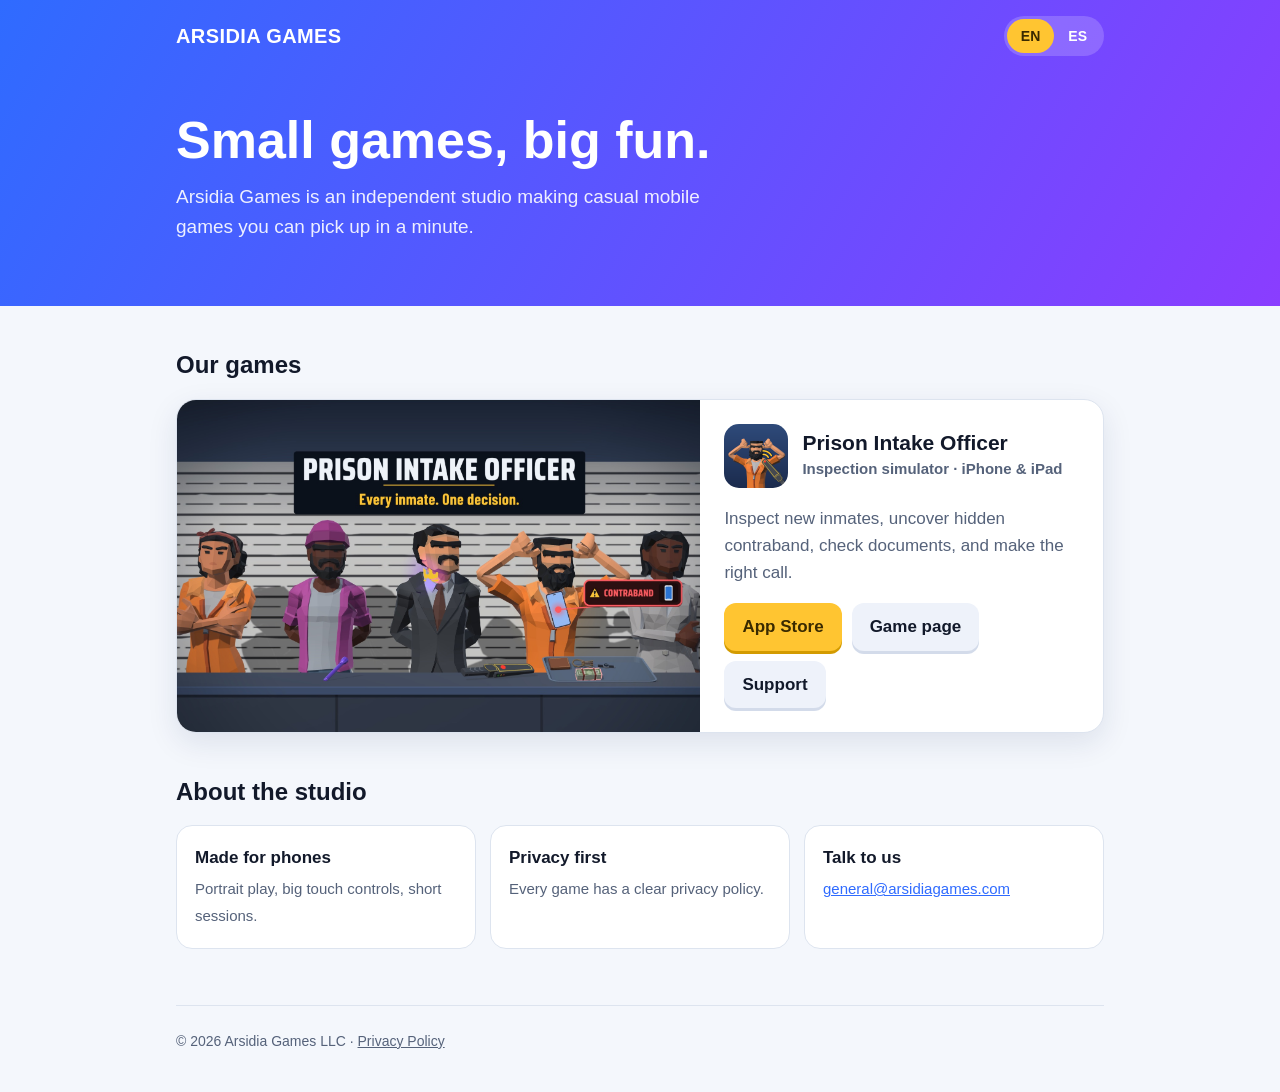
<file: index.html>
<!doctype html>
<html lang="en">
<head>
<meta charset="utf-8">
<meta name="viewport" content="width=device-width, initial-scale=1">
<title>Arsidia Games</title>
<meta name="description" content="Arsidia Games is an independent studio making casual mobile games for iPhone, iPad and Android.">
<meta property="og:title" content="Arsidia Games">
<meta property="og:description" content="Independent studio making casual mobile games.">
<meta property="og:image" content="https://arsidiagames.com/prison-intake/keyart.jpg">
<link rel="icon" href="assets/favicon.png">
<link rel="apple-touch-icon" href="assets/apple-touch-icon.png">
<style>
  :root {
    --bg: #f4f7fc; --panel: #ffffff; --line: #dde4ef; --text: #12192a; --muted: #55627a;
    --band1: #2f6bff; --band2: #8a3dff; --gold: #ffc531; --gold-ink: #3a2a00;
  }
  * { box-sizing: border-box; }
  html { -webkit-text-size-adjust: 100%; }
  body { margin: 0; background: var(--bg); color: var(--text);
    font: 17px/1.6 -apple-system, BlinkMacSystemFont, "Segoe UI", Roboto, "Helvetica Neue", Arial, sans-serif; }
  a { color: var(--band1); }
  .wrap { max-width: 960px; margin: 0 auto; padding: 0 16px; }

  header { background: linear-gradient(120deg, var(--band1), var(--band2)); color: #fff; }
  .bar { display: flex; align-items: center; gap: 12px; padding: 16px 0; }
  .bar .brand { font-weight: 900; font-size: 20px; letter-spacing: .02em; color: #fff; text-decoration: none; }
  .lang { margin-left: auto; display: flex; background: rgba(255,255,255,.18); border-radius: 999px; padding: 3px; }
  .lang button { border: 0; background: transparent; color: #fff; font: inherit; font-size: 14px; font-weight: 700;
    padding: 6px 14px; border-radius: 999px; cursor: pointer; }
  .lang button[aria-pressed="true"] { background: var(--gold); color: var(--gold-ink); }
  .hero { padding: 40px 0 64px; }
  .hero h1 { font-size: clamp(32px, 6vw, 52px); line-height: 1.1; margin: 0 0 12px; font-weight: 900; }
  .hero p { font-size: 19px; margin: 0; max-width: 560px; color: rgba(255,255,255,.9); }

  main { margin-top: -36px; }
  h2 { font-size: 24px; margin: 40px 0 14px; }
  .game { background: var(--panel); border: 1px solid var(--line); border-radius: 20px; overflow: hidden;
    box-shadow: 0 10px 30px rgba(20,40,90,.10); display: grid; grid-template-columns: 1.3fr 1fr; }
  .game img.art { width: 100%; height: 100%; object-fit: cover; display: block; min-height: 220px; }
  .game .info { padding: 24px; }
  .game .head { display: flex; gap: 14px; align-items: center; }
  .game .head img { width: 64px; height: 64px; border-radius: 15px; }
  .game h3 { margin: 0; font-size: 21px; line-height: 1.2; }
  .tag { color: var(--muted); font-size: 15px; font-weight: 600; margin: 2px 0 0; }
  .game p.desc { color: var(--muted); }
  .btns { display: flex; flex-wrap: wrap; gap: 10px; margin-top: 16px; }
  .btn { display: inline-block; padding: 10px 18px; border-radius: 12px; font-weight: 800; text-decoration: none;
    background: var(--gold); color: var(--gold-ink); box-shadow: 0 3px 0 #d39b00; }
  .btn.ghost { background: #eef2fa; color: var(--text); box-shadow: 0 3px 0 #d3dbea; font-weight: 700; }
  .btn:hover { filter: brightness(1.05); }

  .about { display: grid; grid-template-columns: repeat(3, 1fr); gap: 14px; }
  .about div { background: var(--panel); border: 1px solid var(--line); border-radius: 16px; padding: 18px; }
  .about strong { display: block; margin-bottom: 4px; }
  .about span { color: var(--muted); font-size: 15px; }

  footer { margin: 56px 0 0; padding: 24px 0 40px; border-top: 1px solid var(--line); color: var(--muted); font-size: 14px; }
  footer a { color: var(--muted); }

  [data-lang="es"] .en, [data-lang="en"] .es { display: none; }

  @media (max-width: 720px) {
    .game { grid-template-columns: 1fr; }
    .about { grid-template-columns: 1fr; }
  }
  @media (prefers-color-scheme: dark) {
    :root { --bg: #0e1424; --panel: #172036; --line: #26324d; --text: #eef3fa; --muted: #a9b6c9; }
    .btn.ghost { background: #222d47; color: var(--text); box-shadow: 0 3px 0 #111a2c; }
    a { color: #8fb4ff; }
  }
</style>
</head>
<body data-lang="en">
<header>
  <div class="wrap">
    <div class="bar">
      <a class="brand" href="./">ARSIDIA GAMES</a>
      <div class="lang" role="group" aria-label="Language">
        <button type="button" data-set="en" aria-pressed="true">EN</button>
        <button type="button" data-set="es" aria-pressed="false">ES</button>
      </div>
    </div>
    <div class="hero">
      <h1 class="en">Small games, big fun.</h1>
      <h1 class="es" lang="es">Juegos pequeños, mucha diversión.</h1>
      <p class="en">Arsidia Games is an independent studio making casual mobile games you can pick up in a minute.</p>
      <p class="es" lang="es">Arsidia Games es un estudio independiente que crea juegos casuales para móvil que aprendes en un minuto.</p>
    </div>
  </div>
</header>

<main class="wrap">
  <h2 class="en">Our games</h2>
  <h2 class="es" lang="es">Nuestros juegos</h2>

  <article class="game">
    <img class="art" src="prison-intake/keyart.jpg" width="1920" height="1080" alt="Prison Intake Officer key art">
    <div class="info">
      <div class="head">
        <img src="prison-intake/icon-256.png" alt="">
        <div>
          <h3>Prison Intake Officer</h3>
          <p class="tag en">Inspection simulator · iPhone &amp; iPad</p>
          <p class="tag es" lang="es">Simulador de inspección · iPhone y iPad</p>
        </div>
      </div>
      <p class="desc en">Inspect new inmates, uncover hidden contraband, check documents, and make the right call.</p>
      <p class="desc es" lang="es">Inspecciona a cada recluso, encuentra objetos prohibidos, revisa documentos y toma la decisión correcta.</p>
      <div class="btns">
        <a class="btn en" href="https://apps.apple.com/app/prison-intake-officer/id6819776751">App Store</a>
        <a class="btn es" lang="es" href="https://apps.apple.com/app/prison-intake-officer/id6819776751">App Store</a>
        <a class="btn ghost en" href="prison-intake/">Game page</a>
        <a class="btn ghost es" lang="es" href="prison-intake/#es">Ver el juego</a>
        <a class="btn ghost en" href="prison-intake/support.html">Support</a>
        <a class="btn ghost es" lang="es" href="prison-intake/support.html#es">Ayuda</a>
      </div>
    </div>
  </article>

  <h2 class="en">About the studio</h2>
  <h2 class="es" lang="es">Sobre el estudio</h2>
  <section class="about">
    <div>
      <strong class="en">Made for phones</strong><strong class="es" lang="es">Hechos para el móvil</strong>
      <span class="en">Portrait play, big touch controls, short sessions.</span>
      <span class="es" lang="es">Pantalla vertical, controles grandes y partidas cortas.</span>
    </div>
    <div>
      <strong class="en">Privacy first</strong><strong class="es" lang="es">Tu privacidad primero</strong>
      <span class="en">Every game has a clear privacy policy.</span>
      <span class="es" lang="es">Cada juego tiene una política de privacidad clara.</span>
    </div>
    <div>
      <strong class="en">Talk to us</strong><strong class="es" lang="es">Escríbenos</strong>
      <span><a href="mailto:general@arsidiagames.com">general@arsidiagames.com</a></span>
    </div>
  </section>

  <footer>
    &copy; 2026 Arsidia Games LLC ·
    <a class="en" href="prison-intake/privacy.html">Privacy Policy</a>
    <a class="es" lang="es" href="prison-intake/privacy-es.html">Política de privacidad</a>
  </footer>
</main>

<script>
  (function () {
    var KEY = "arsidia-lang";
    function apply(lang) {
      document.body.setAttribute("data-lang", lang);
      document.documentElement.lang = lang;
      document.querySelectorAll(".lang button").forEach(function (b) {
        b.setAttribute("aria-pressed", String(b.dataset.set === lang));
      });
    }
    var saved = null;
    try { saved = localStorage.getItem(KEY); } catch (e) {}
    var nav = (navigator.language || "en").toLowerCase();
    apply(saved || (nav.indexOf("es") === 0 ? "es" : "en"));
    document.querySelectorAll(".lang button").forEach(function (b) {
      b.addEventListener("click", function () {
        apply(b.dataset.set);
        try { localStorage.setItem(KEY, b.dataset.set); } catch (e) {}
      });
    });
  })();
</script>
</body>
</html>
</file>
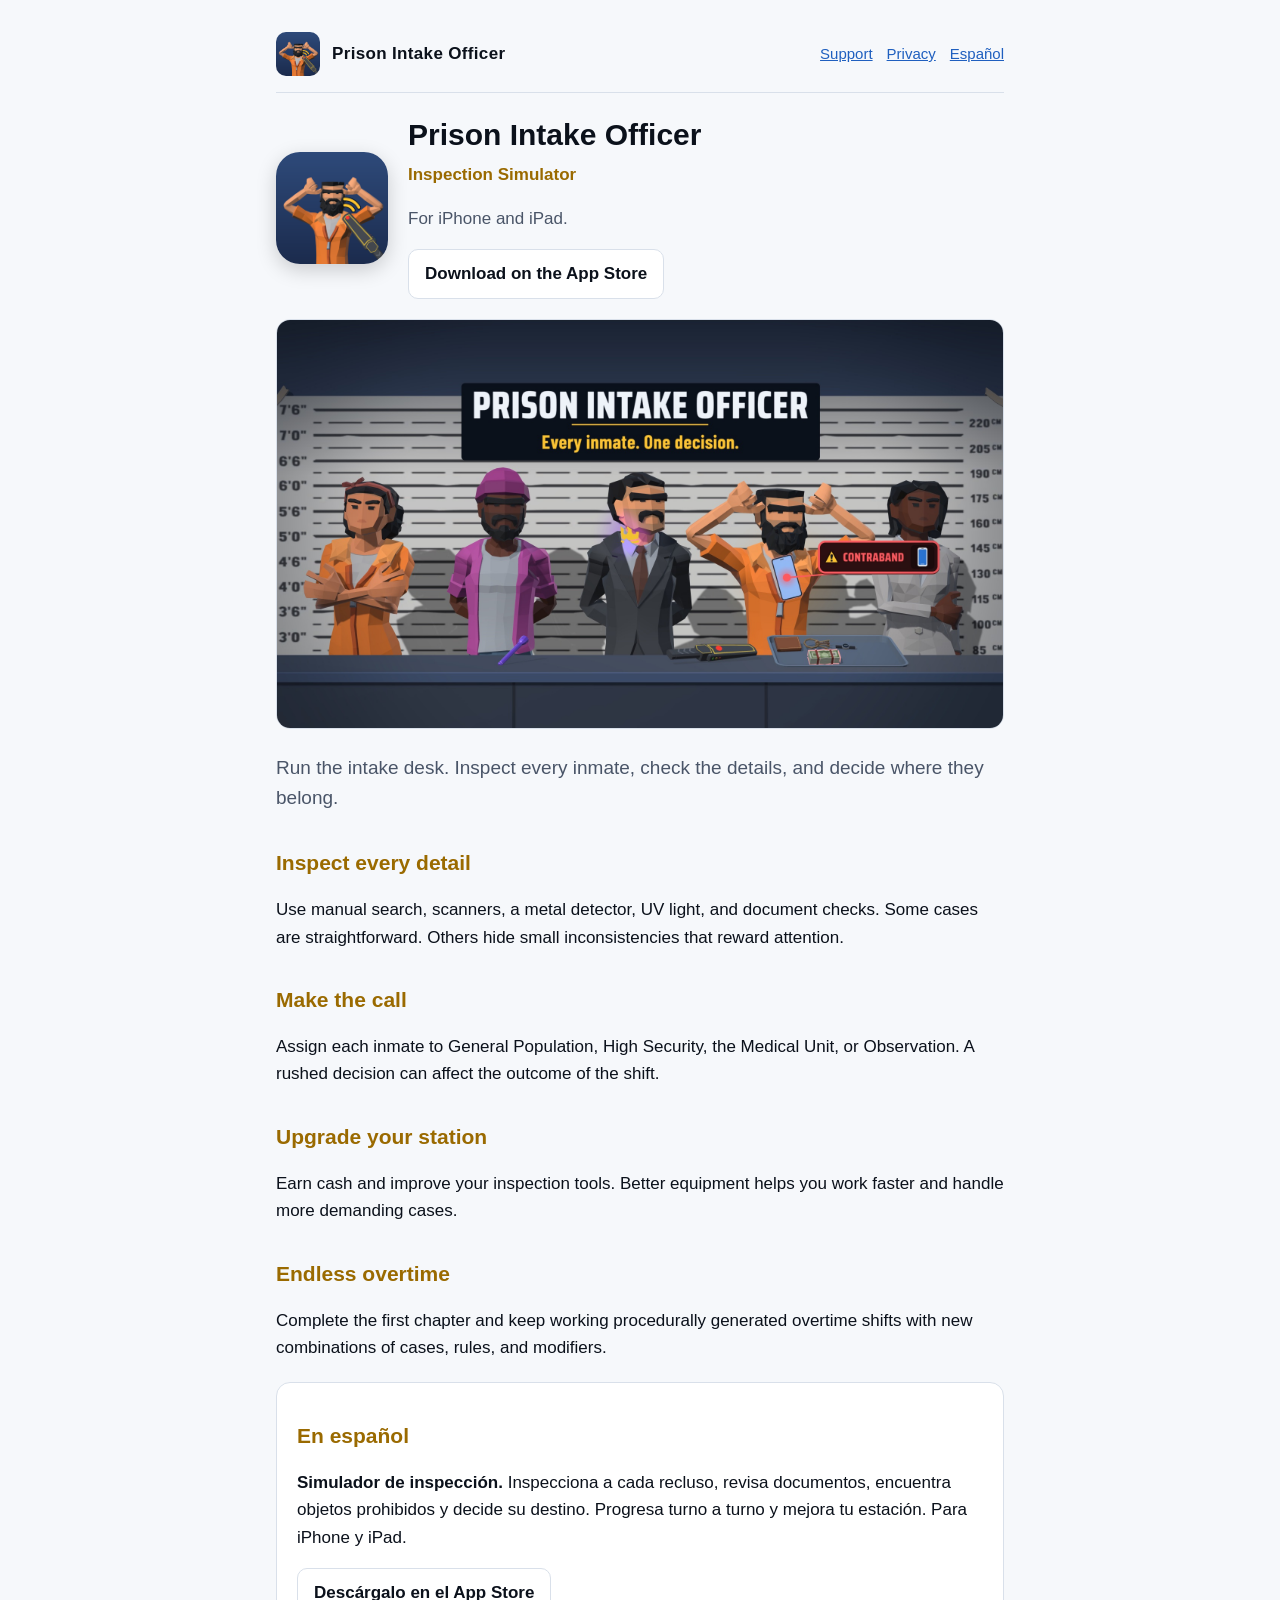
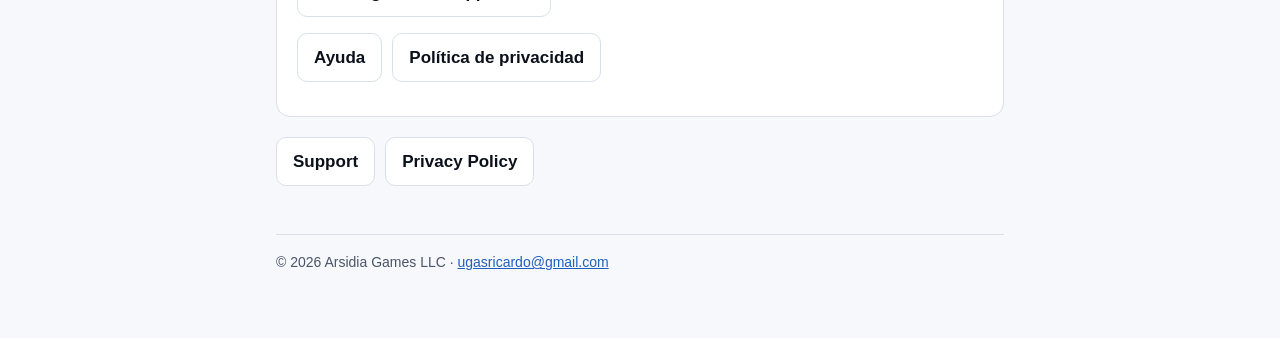
<file: prison-intake/index.html>
<!doctype html>
<html lang="en">
<head>
<meta charset="utf-8">
<meta name="viewport" content="width=device-width, initial-scale=1">
<title>Prison Intake Officer</title>
<meta name="description" content="Prison Intake Officer, an inspection simulator for iPhone and iPad by Arsidia Games LLC. Inspect new inmates, uncover hidden contraband, check documents, and make the right call.">
<meta property="og:title" content="Prison Intake Officer">
<meta property="og:description" content="Inspect new inmates, uncover hidden contraband, check documents, and make the right call.">
<meta property="og:image" content="https://picorete.github.io/arsidia-games/prison-intake/keyart.jpg">
<link rel="icon" href="../assets/favicon.png">
<link rel="apple-touch-icon" href="../assets/apple-touch-icon.png">
<link rel="stylesheet" href="../assets/site.css">
</head>
<body>
<div class="wrap">
  <div class="topbar">
    <img src="icon-256.png" alt="">
    <a class="brand" href="./">Prison Intake Officer</a>
    <nav><a href="support.html">Support</a><a href="privacy.html">Privacy</a><a href="#es">Español</a></nav>
  </div>

  <div class="hero">
    <img class="icon" src="icon-256.png" alt="Prison Intake Officer icon">
    <div>
      <h1>Prison Intake Officer</h1>
      <p class="tag">Inspection Simulator</p>
      <p class="muted">For iPhone and iPad.</p>
      <div class="links" style="margin:10px 0 0"><a href="https://apps.apple.com/app/prison-intake-officer/id6819776751">Download on the App Store</a></div>
    </div>
  </div>

  <img class="keyart" src="keyart.jpg" width="1920" height="1080" alt="Prison Intake Officer key art">

  <p class="lead">Run the intake desk. Inspect every inmate, check the details, and decide where they belong.</p>

  <h2>Inspect every detail</h2>
  <p>Use manual search, scanners, a metal detector, UV light, and document checks. Some cases are straightforward. Others hide small inconsistencies that reward attention.</p>

  <h2>Make the call</h2>
  <p>Assign each inmate to General Population, High Security, the Medical Unit, or Observation. A rushed decision can affect the outcome of the shift.</p>

  <h2>Upgrade your station</h2>
  <p>Earn cash and improve your inspection tools. Better equipment helps you work faster and handle more demanding cases.</p>

  <h2>Endless overtime</h2>
  <p>Complete the first chapter and keep working procedurally generated overtime shifts with new combinations of cases, rules, and modifiers.</p>

  <div class="card" id="es" lang="es">
    <h2>En español</h2>
    <p><strong>Simulador de inspección.</strong> Inspecciona a cada recluso, revisa documentos, encuentra objetos prohibidos y decide su destino. Progresa turno a turno y mejora tu estación. Para iPhone y iPad.</p>
    <div class="links"><a href="https://apps.apple.com/app/prison-intake-officer/id6819776751">Descárgalo en el App Store</a></div>
    <div class="links">
      <a href="support.html#es">Ayuda</a>
      <a href="privacy-es.html">Política de privacidad</a>
    </div>
  </div>

  <div class="links">
    <a href="support.html">Support</a>
    <a href="privacy.html">Privacy Policy</a>
  </div>

  <footer>&copy; 2026 Arsidia Games LLC &middot; <a href="mailto:ugasricardo@gmail.com">ugasricardo@gmail.com</a></footer>
</div>
</body>
</html>
</file>
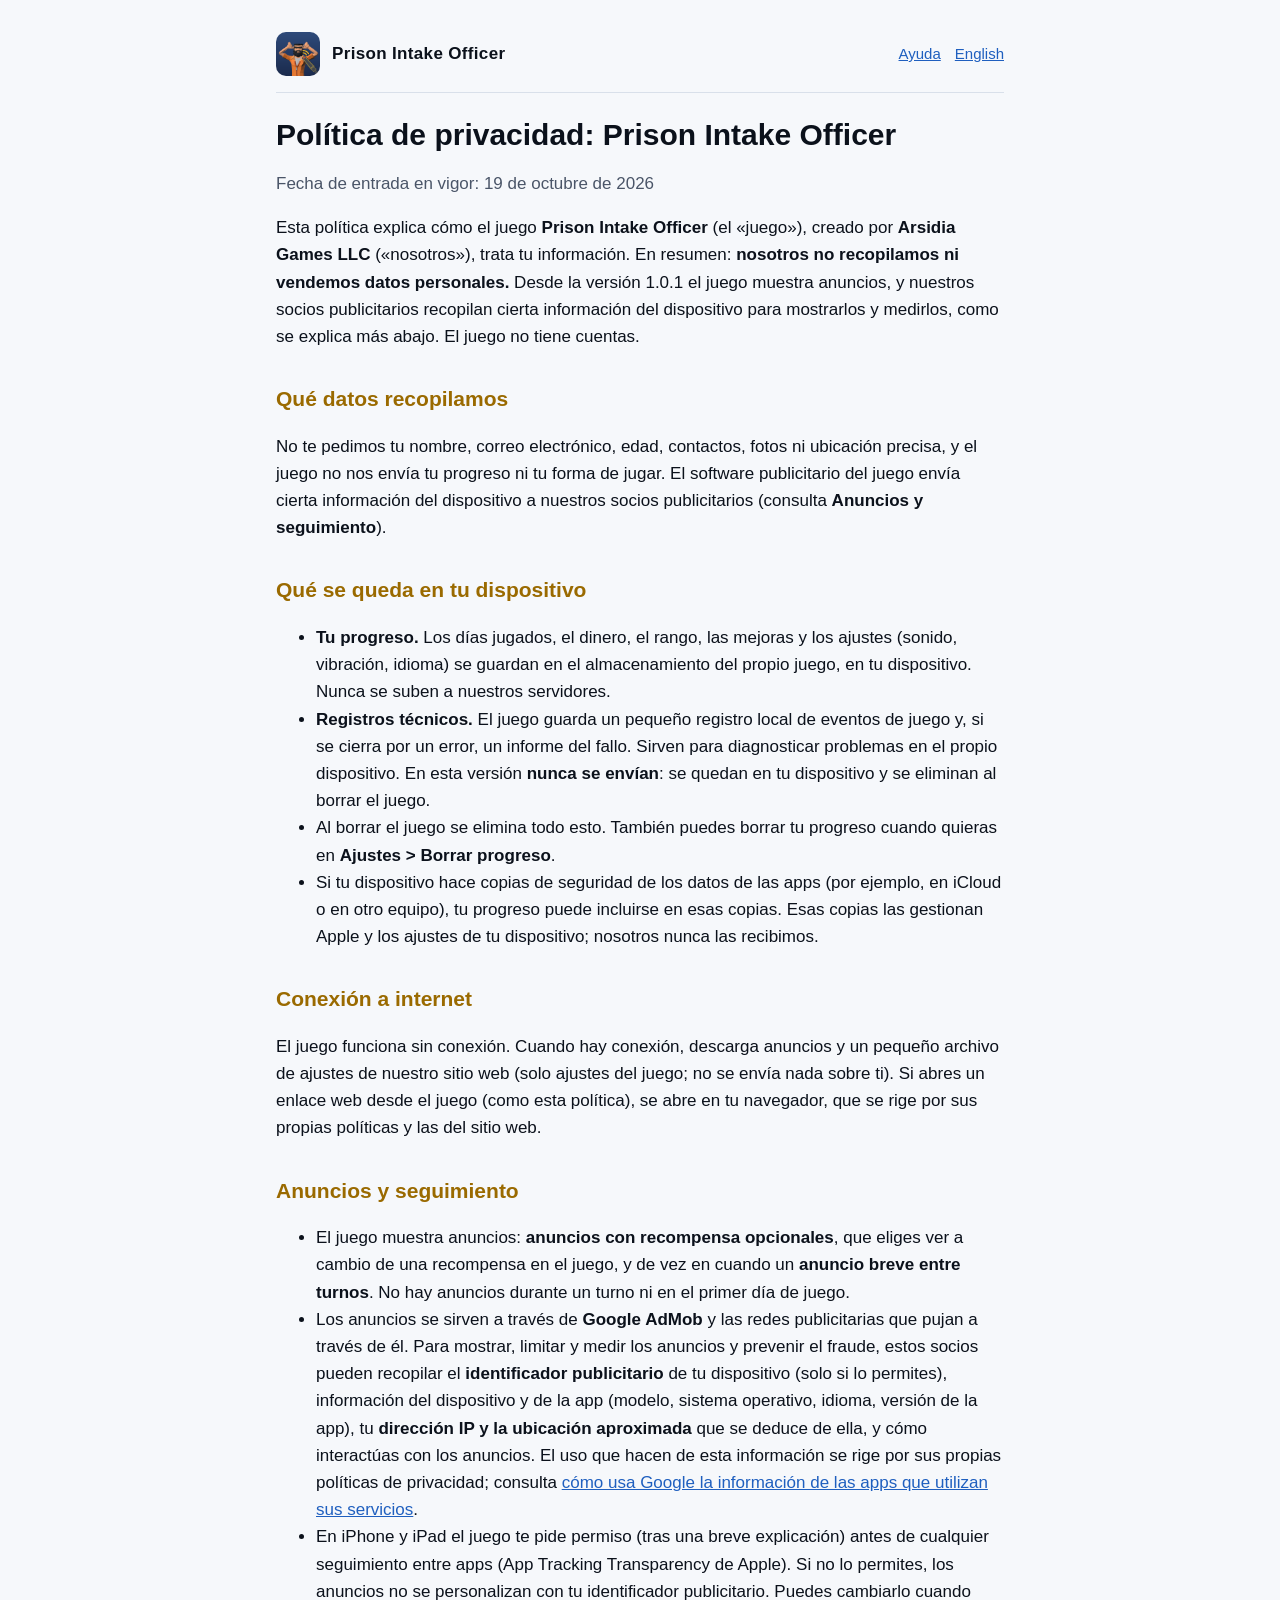
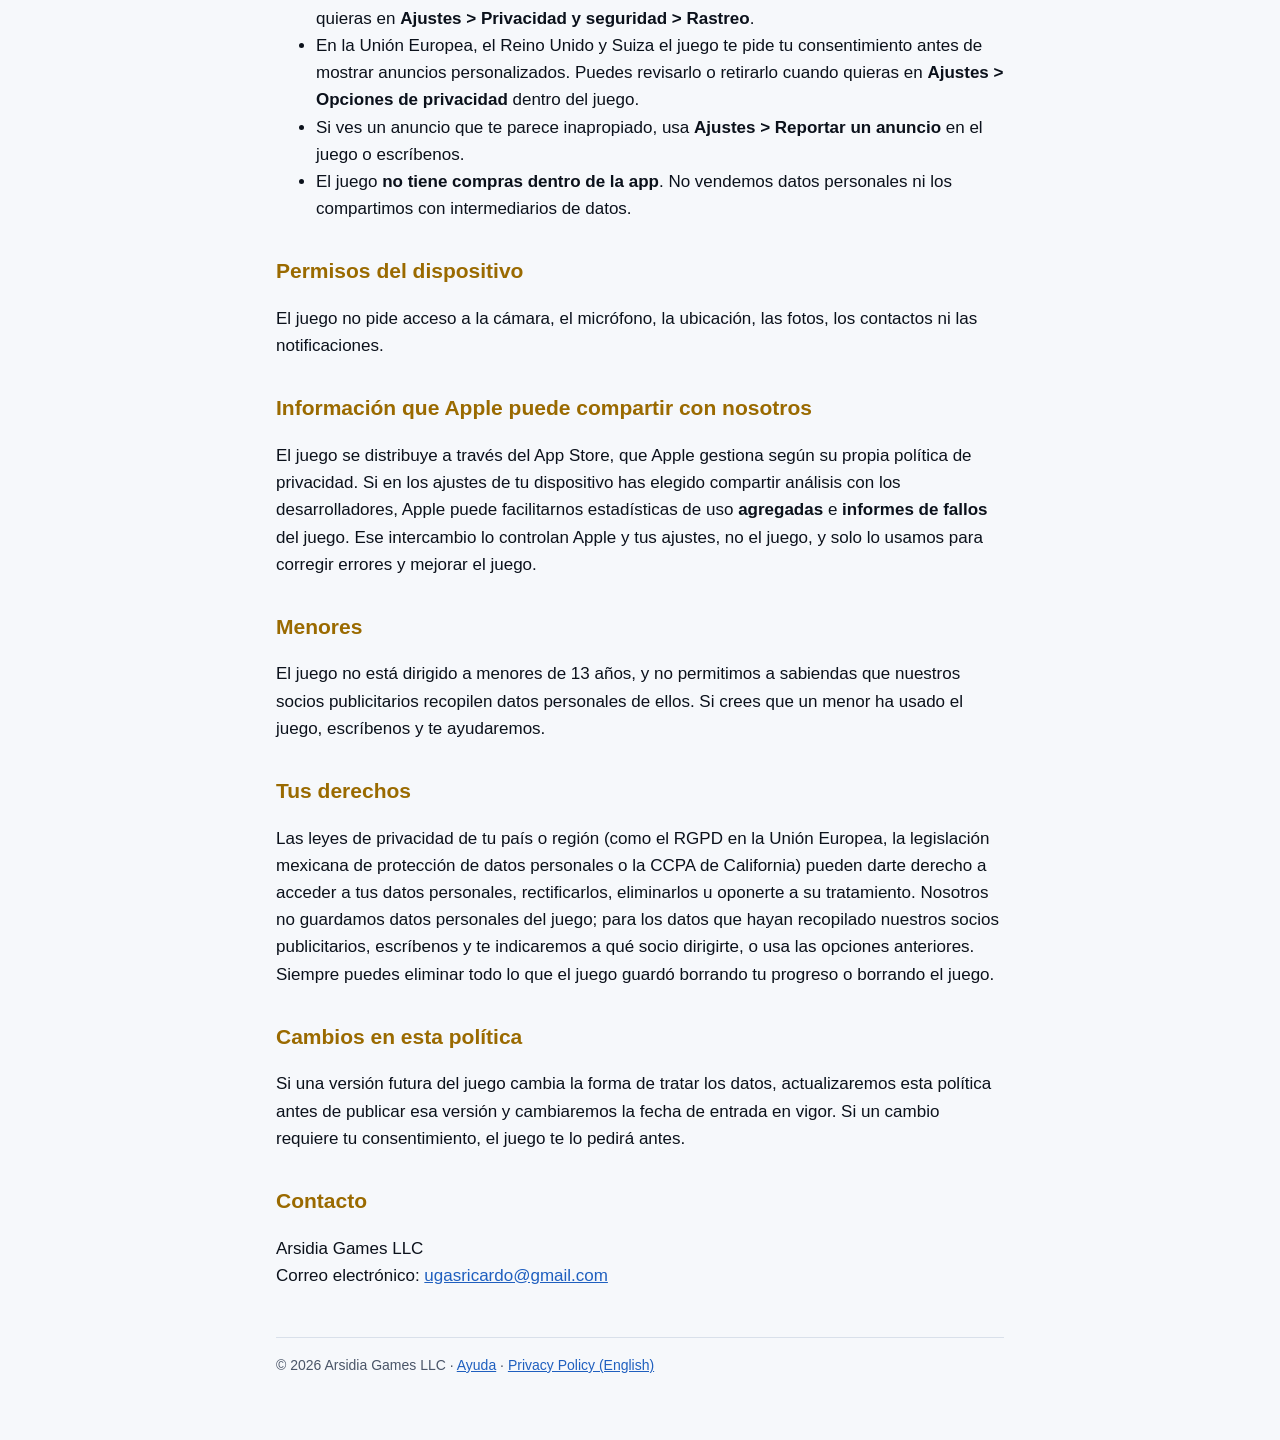
<file: prison-intake/privacy-es.html>
<!doctype html>
<html lang="es">
<head>
<meta charset="utf-8">
<meta name="viewport" content="width=device-width, initial-scale=1">
<title>Política de privacidad: Prison Intake Officer</title>
<meta name="description" content="Política de privacidad del juego Prison Intake Officer de Arsidia Games LLC.">
<link rel="icon" href="../assets/favicon.png">
<link rel="stylesheet" href="../assets/site.css">
</head>
<body>
<div class="wrap">
  <div class="topbar">
    <img src="icon-256.png" alt="">
    <a class="brand" href="./">Prison Intake Officer</a>
    <nav><a href="support.html#es">Ayuda</a><a href="privacy.html" lang="en">English</a></nav>
  </div>

  <h1>Política de privacidad: Prison Intake Officer</h1>
  <p class="muted">Fecha de entrada en vigor: 19 de octubre de 2026</p>

  <p>Esta política explica cómo el juego <strong>Prison Intake Officer</strong> (el «juego»), creado por <strong>Arsidia Games LLC</strong> («nosotros»), trata tu información. En resumen: <strong>nosotros no recopilamos ni vendemos datos personales.</strong> Desde la versión 1.0.1 el juego muestra anuncios, y nuestros socios publicitarios recopilan cierta información del dispositivo para mostrarlos y medirlos, como se explica más abajo. El juego no tiene cuentas.</p>

  <h2>Qué datos recopilamos</h2>
  <p>No te pedimos tu nombre, correo electrónico, edad, contactos, fotos ni ubicación precisa, y el juego no nos envía tu progreso ni tu forma de jugar. El software publicitario del juego envía cierta información del dispositivo a nuestros socios publicitarios (consulta <strong>Anuncios y seguimiento</strong>).</p>

  <h2>Qué se queda en tu dispositivo</h2>
  <ul>
    <li><strong>Tu progreso.</strong> Los días jugados, el dinero, el rango, las mejoras y los ajustes (sonido, vibración, idioma) se guardan en el almacenamiento del propio juego, en tu dispositivo. Nunca se suben a nuestros servidores.</li>
    <li><strong>Registros técnicos.</strong> El juego guarda un pequeño registro local de eventos de juego y, si se cierra por un error, un informe del fallo. Sirven para diagnosticar problemas en el propio dispositivo. En esta versión <strong>nunca se envían</strong>: se quedan en tu dispositivo y se eliminan al borrar el juego.</li>
    <li>Al borrar el juego se elimina todo esto. También puedes borrar tu progreso cuando quieras en <strong>Ajustes &gt; Borrar progreso</strong>.</li>
    <li>Si tu dispositivo hace copias de seguridad de los datos de las apps (por ejemplo, en iCloud o en otro equipo), tu progreso puede incluirse en esas copias. Esas copias las gestionan Apple y los ajustes de tu dispositivo; nosotros nunca las recibimos.</li>
  </ul>

  <h2>Conexión a internet</h2>
  <p>El juego funciona sin conexión. Cuando hay conexión, descarga anuncios y un pequeño archivo de ajustes de nuestro sitio web (solo ajustes del juego; no se envía nada sobre ti). Si abres un enlace web desde el juego (como esta política), se abre en tu navegador, que se rige por sus propias políticas y las del sitio web.</p>

  <h2>Anuncios y seguimiento</h2>
  <ul>
    <li>El juego muestra anuncios: <strong>anuncios con recompensa opcionales</strong>, que eliges ver a cambio de una recompensa en el juego, y de vez en cuando un <strong>anuncio breve entre turnos</strong>. No hay anuncios durante un turno ni en el primer día de juego.</li>
    <li>Los anuncios se sirven a través de <strong>Google AdMob</strong> y las redes publicitarias que pujan a través de él. Para mostrar, limitar y medir los anuncios y prevenir el fraude, estos socios pueden recopilar el <strong>identificador publicitario</strong> de tu dispositivo (solo si lo permites), información del dispositivo y de la app (modelo, sistema operativo, idioma, versión de la app), tu <strong>dirección IP y la ubicación aproximada</strong> que se deduce de ella, y cómo interactúas con los anuncios. El uso que hacen de esta información se rige por sus propias políticas de privacidad; consulta <a href="https://policies.google.com/technologies/partner-sites?hl=es-419">cómo usa Google la información de las apps que utilizan sus servicios</a>.</li>
    <li>En iPhone y iPad el juego te pide permiso (tras una breve explicación) antes de cualquier seguimiento entre apps (App Tracking Transparency de Apple). Si no lo permites, los anuncios no se personalizan con tu identificador publicitario. Puedes cambiarlo cuando quieras en <strong>Ajustes &gt; Privacidad y seguridad &gt; Rastreo</strong>.</li>
    <li>En la Unión Europea, el Reino Unido y Suiza el juego te pide tu consentimiento antes de mostrar anuncios personalizados. Puedes revisarlo o retirarlo cuando quieras en <strong>Ajustes &gt; Opciones de privacidad</strong> dentro del juego.</li>
    <li>Si ves un anuncio que te parece inapropiado, usa <strong>Ajustes &gt; Reportar un anuncio</strong> en el juego o escríbenos.</li>
    <li>El juego <strong>no tiene compras dentro de la app</strong>. No vendemos datos personales ni los compartimos con intermediarios de datos.</li>
  </ul>

  <h2>Permisos del dispositivo</h2>
  <p>El juego no pide acceso a la cámara, el micrófono, la ubicación, las fotos, los contactos ni las notificaciones.</p>

  <h2>Información que Apple puede compartir con nosotros</h2>
  <p>El juego se distribuye a través del App Store, que Apple gestiona según su propia política de privacidad. Si en los ajustes de tu dispositivo has elegido compartir análisis con los desarrolladores, Apple puede facilitarnos estadísticas de uso <strong>agregadas</strong> e <strong>informes de fallos</strong> del juego. Ese intercambio lo controlan Apple y tus ajustes, no el juego, y solo lo usamos para corregir errores y mejorar el juego.</p>

  <h2>Menores</h2>
  <p>El juego no está dirigido a menores de 13 años, y no permitimos a sabiendas que nuestros socios publicitarios recopilen datos personales de ellos. Si crees que un menor ha usado el juego, escríbenos y te ayudaremos.</p>

  <h2>Tus derechos</h2>
  <p>Las leyes de privacidad de tu país o región (como el RGPD en la Unión Europea, la legislación mexicana de protección de datos personales o la CCPA de California) pueden darte derecho a acceder a tus datos personales, rectificarlos, eliminarlos u oponerte a su tratamiento. Nosotros no guardamos datos personales del juego; para los datos que hayan recopilado nuestros socios publicitarios, escríbenos y te indicaremos a qué socio dirigirte, o usa las opciones anteriores. Siempre puedes eliminar todo lo que el juego guardó borrando tu progreso o borrando el juego.</p>

  <h2>Cambios en esta política</h2>
  <p>Si una versión futura del juego cambia la forma de tratar los datos, actualizaremos esta política antes de publicar esa versión y cambiaremos la fecha de entrada en vigor. Si un cambio requiere tu consentimiento, el juego te lo pedirá antes.</p>

  <h2>Contacto</h2>
  <p>Arsidia Games LLC<br>Correo electrónico: <a href="mailto:ugasricardo@gmail.com">ugasricardo@gmail.com</a></p>

  <footer>&copy; 2026 Arsidia Games LLC &middot; <a href="support.html#es">Ayuda</a> &middot; <a href="privacy.html" lang="en">Privacy Policy (English)</a></footer>
</div>
</body>
</html>
</file>
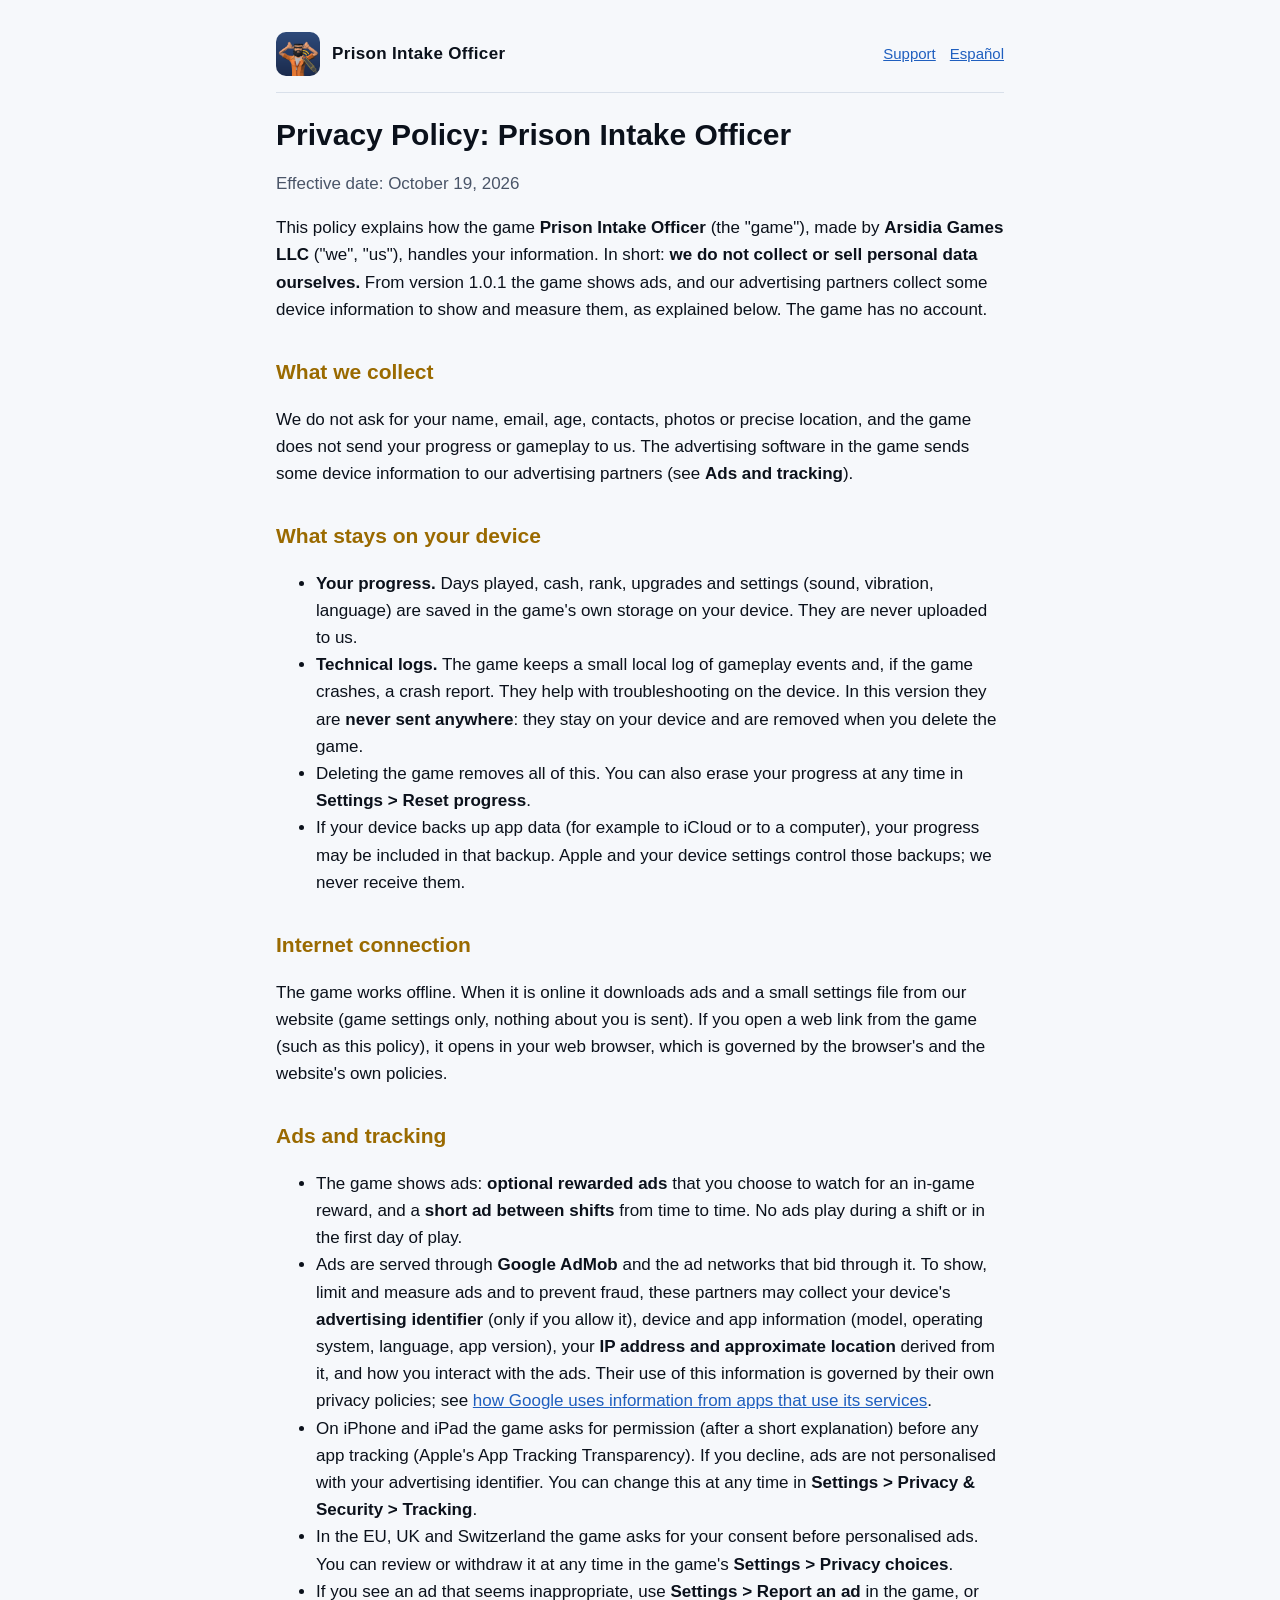
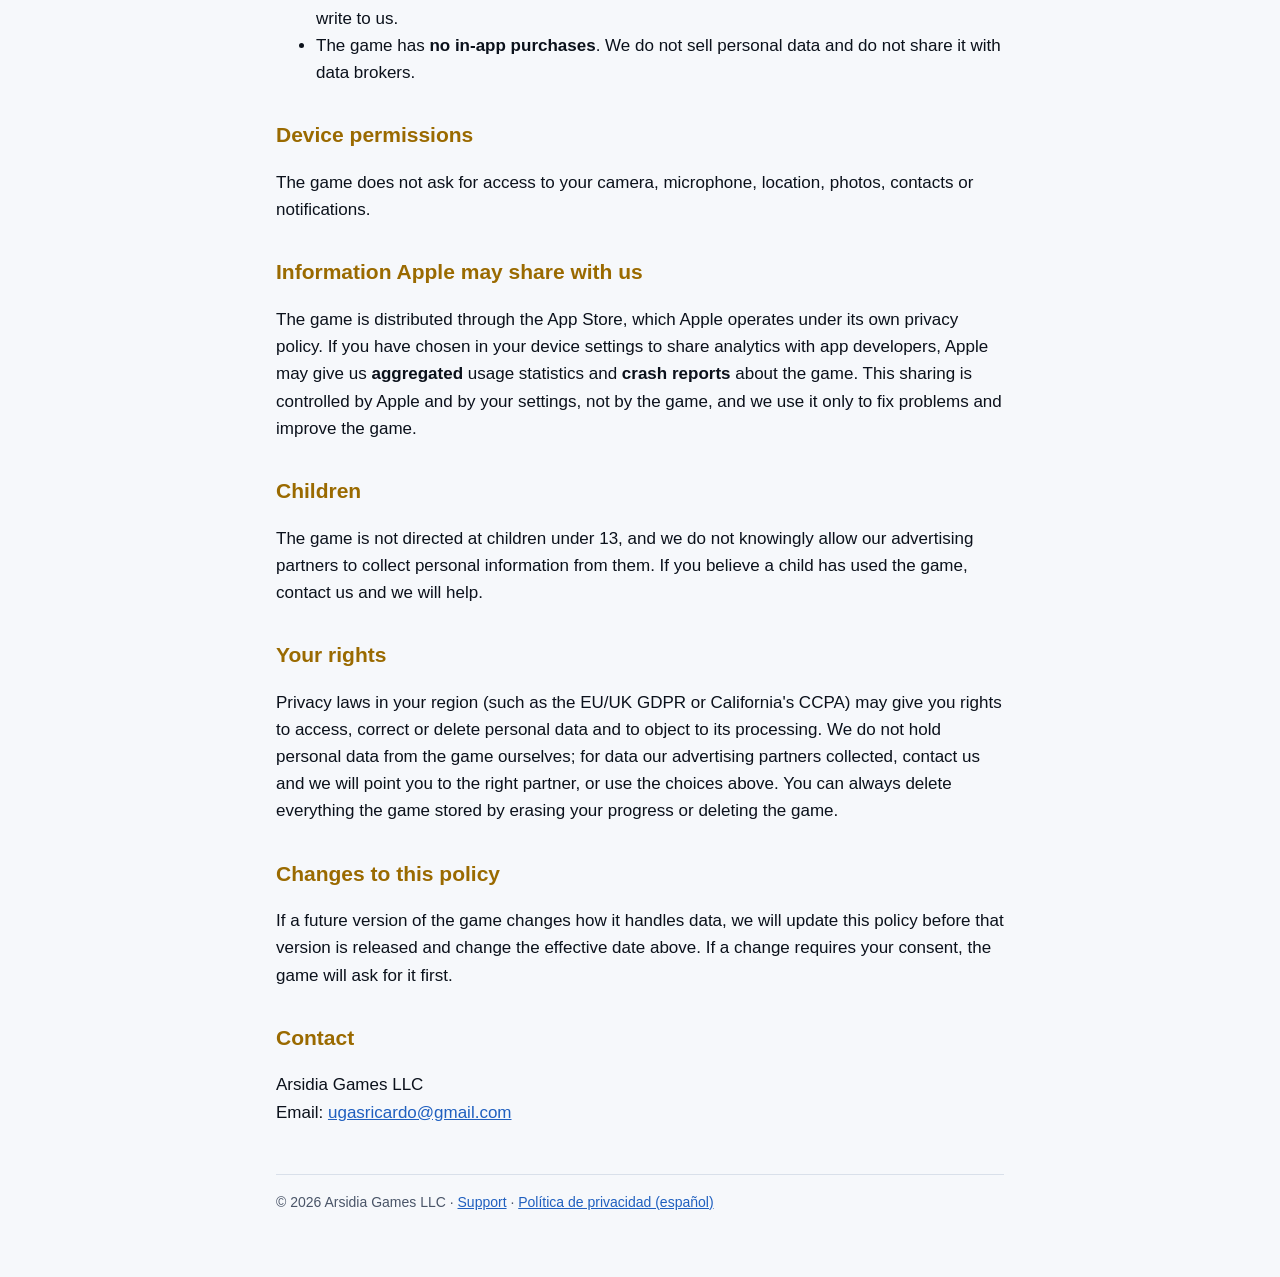
<file: prison-intake/privacy.html>
<!doctype html>
<html lang="en">
<head>
<meta charset="utf-8">
<meta name="viewport" content="width=device-width, initial-scale=1">
<title>Privacy Policy: Prison Intake Officer</title>
<meta name="description" content="Privacy Policy of the game Prison Intake Officer by Arsidia Games LLC.">
<link rel="icon" href="../assets/favicon.png">
<link rel="stylesheet" href="../assets/site.css">
</head>
<body>
<div class="wrap">
  <div class="topbar">
    <img src="icon-256.png" alt="">
    <a class="brand" href="./">Prison Intake Officer</a>
    <nav><a href="support.html">Support</a><a href="privacy-es.html" lang="es">Español</a></nav>
  </div>

  <h1>Privacy Policy: Prison Intake Officer</h1>
  <p class="muted">Effective date: October 19, 2026</p>

  <p>This policy explains how the game <strong>Prison Intake Officer</strong> (the "game"), made by <strong>Arsidia Games LLC</strong> ("we", "us"), handles your information. In short: <strong>we do not collect or sell personal data ourselves.</strong> From version 1.0.1 the game shows ads, and our advertising partners collect some device information to show and measure them, as explained below. The game has no account.</p>

  <h2>What we collect</h2>
  <p>We do not ask for your name, email, age, contacts, photos or precise location, and the game does not send your progress or gameplay to us. The advertising software in the game sends some device information to our advertising partners (see <strong>Ads and tracking</strong>).</p>

  <h2>What stays on your device</h2>
  <ul>
    <li><strong>Your progress.</strong> Days played, cash, rank, upgrades and settings (sound, vibration, language) are saved in the game's own storage on your device. They are never uploaded to us.</li>
    <li><strong>Technical logs.</strong> The game keeps a small local log of gameplay events and, if the game crashes, a crash report. They help with troubleshooting on the device. In this version they are <strong>never sent anywhere</strong>: they stay on your device and are removed when you delete the game.</li>
    <li>Deleting the game removes all of this. You can also erase your progress at any time in <strong>Settings &gt; Reset progress</strong>.</li>
    <li>If your device backs up app data (for example to iCloud or to a computer), your progress may be included in that backup. Apple and your device settings control those backups; we never receive them.</li>
  </ul>

  <h2>Internet connection</h2>
  <p>The game works offline. When it is online it downloads ads and a small settings file from our website (game settings only, nothing about you is sent). If you open a web link from the game (such as this policy), it opens in your web browser, which is governed by the browser's and the website's own policies.</p>

  <h2>Ads and tracking</h2>
  <ul>
    <li>The game shows ads: <strong>optional rewarded ads</strong> that you choose to watch for an in-game reward, and a <strong>short ad between shifts</strong> from time to time. No ads play during a shift or in the first day of play.</li>
    <li>Ads are served through <strong>Google AdMob</strong> and the ad networks that bid through it. To show, limit and measure ads and to prevent fraud, these partners may collect your device's <strong>advertising identifier</strong> (only if you allow it), device and app information (model, operating system, language, app version), your <strong>IP address and approximate location</strong> derived from it, and how you interact with the ads. Their use of this information is governed by their own privacy policies; see <a href="https://policies.google.com/technologies/partner-sites">how Google uses information from apps that use its services</a>.</li>
    <li>On iPhone and iPad the game asks for permission (after a short explanation) before any app tracking (Apple's App Tracking Transparency). If you decline, ads are not personalised with your advertising identifier. You can change this at any time in <strong>Settings &gt; Privacy &amp; Security &gt; Tracking</strong>.</li>
    <li>In the EU, UK and Switzerland the game asks for your consent before personalised ads. You can review or withdraw it at any time in the game's <strong>Settings &gt; Privacy choices</strong>.</li>
    <li>If you see an ad that seems inappropriate, use <strong>Settings &gt; Report an ad</strong> in the game, or write to us.</li>
    <li>The game has <strong>no in-app purchases</strong>. We do not sell personal data and do not share it with data brokers.</li>
  </ul>

  <h2>Device permissions</h2>
  <p>The game does not ask for access to your camera, microphone, location, photos, contacts or notifications.</p>

  <h2>Information Apple may share with us</h2>
  <p>The game is distributed through the App Store, which Apple operates under its own privacy policy. If you have chosen in your device settings to share analytics with app developers, Apple may give us <strong>aggregated</strong> usage statistics and <strong>crash reports</strong> about the game. This sharing is controlled by Apple and by your settings, not by the game, and we use it only to fix problems and improve the game.</p>

  <h2>Children</h2>
  <p>The game is not directed at children under 13, and we do not knowingly allow our advertising partners to collect personal information from them. If you believe a child has used the game, contact us and we will help.</p>

  <h2>Your rights</h2>
  <p>Privacy laws in your region (such as the EU/UK GDPR or California's CCPA) may give you rights to access, correct or delete personal data and to object to its processing. We do not hold personal data from the game ourselves; for data our advertising partners collected, contact us and we will point you to the right partner, or use the choices above. You can always delete everything the game stored by erasing your progress or deleting the game.</p>

  <h2>Changes to this policy</h2>
  <p>If a future version of the game changes how it handles data, we will update this policy before that version is released and change the effective date above. If a change requires your consent, the game will ask for it first.</p>

  <h2>Contact</h2>
  <p>Arsidia Games LLC<br>Email: <a href="mailto:ugasricardo@gmail.com">ugasricardo@gmail.com</a></p>

  <footer>&copy; 2026 Arsidia Games LLC &middot; <a href="support.html">Support</a> &middot; <a href="privacy-es.html" lang="es">Política de privacidad (español)</a></footer>
</div>
</body>
</html>
</file>
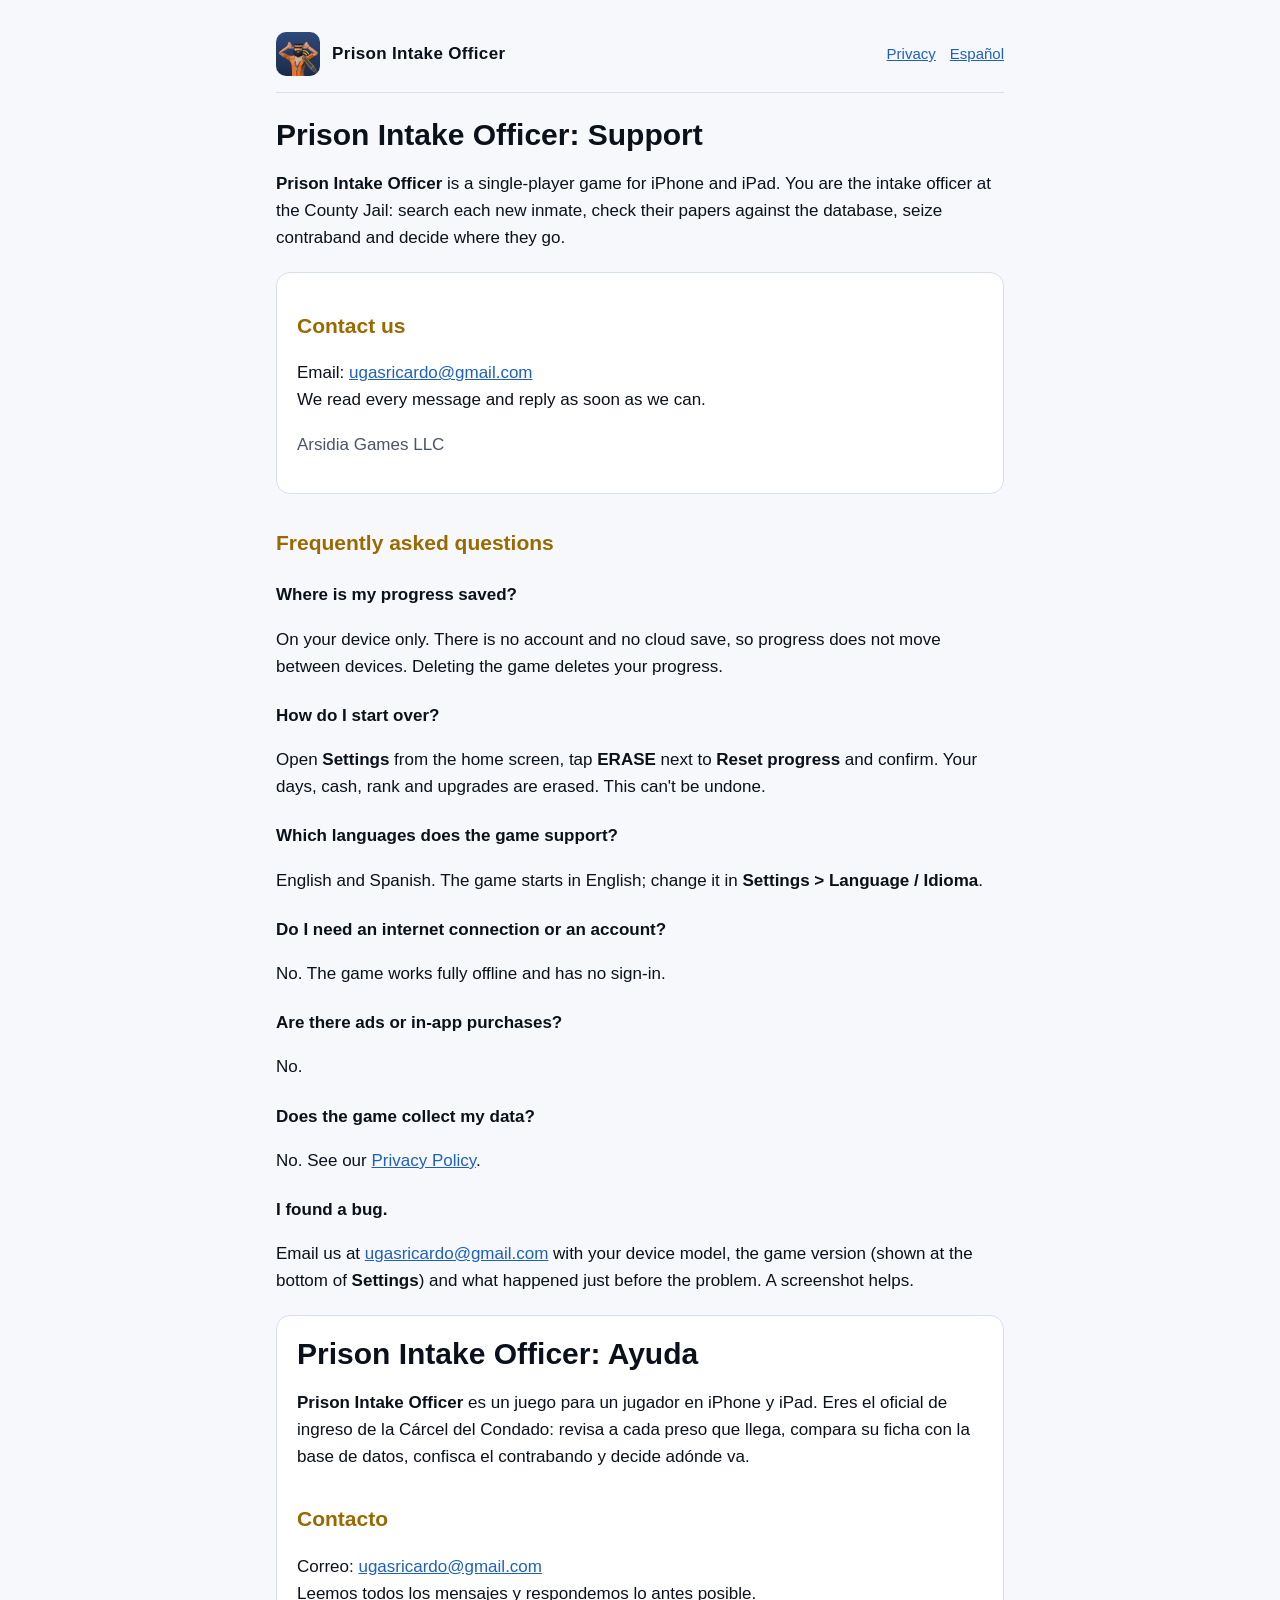
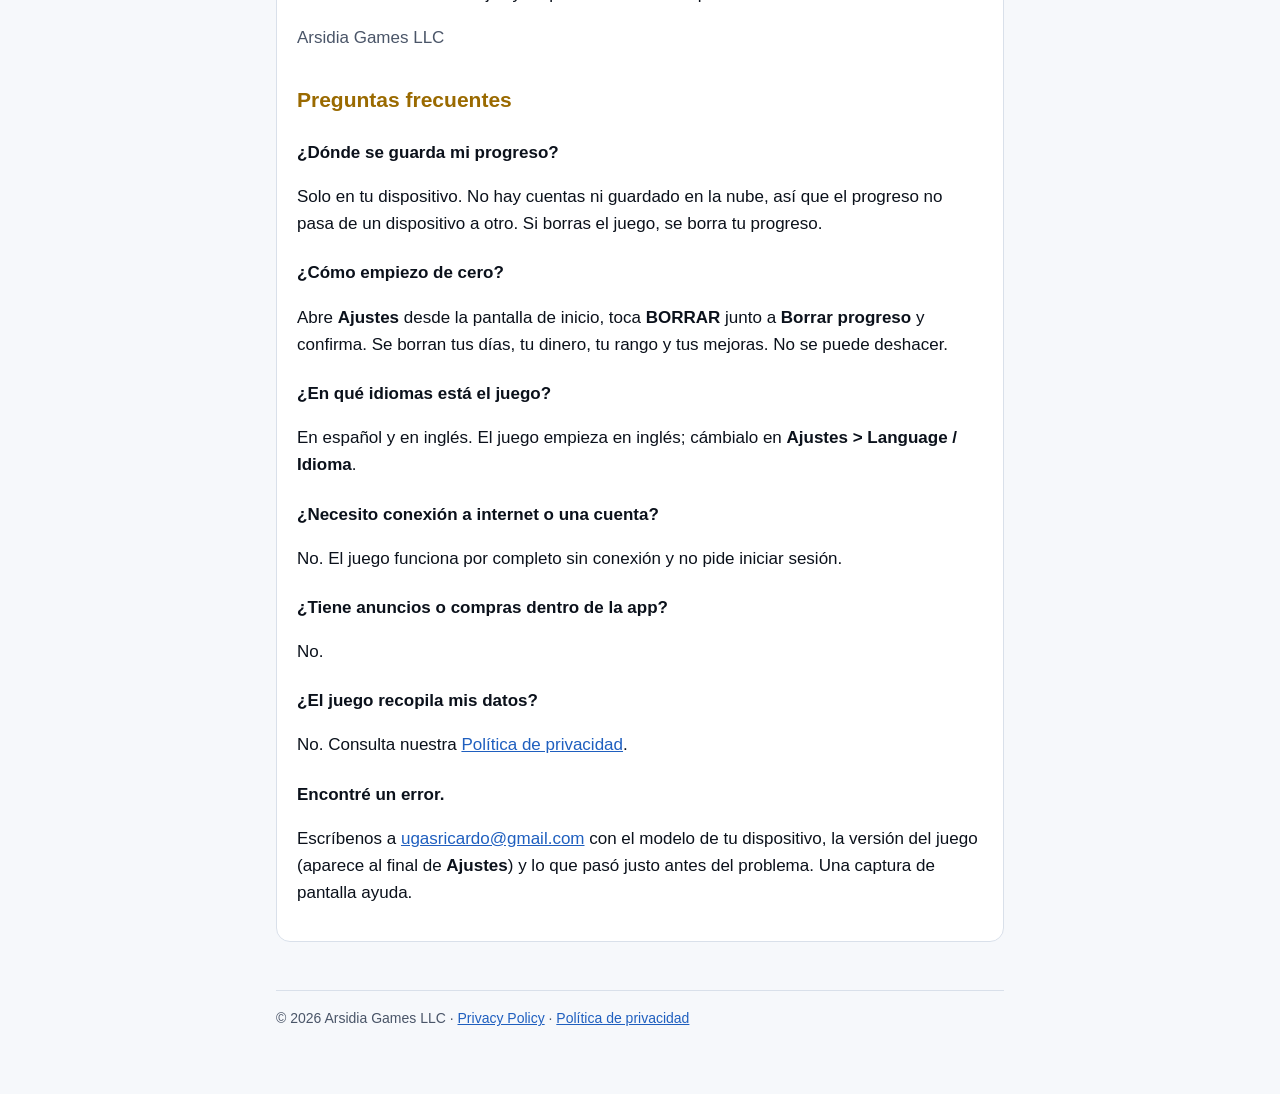
<file: prison-intake/support.html>
<!doctype html>
<html lang="en">
<head>
<meta charset="utf-8">
<meta name="viewport" content="width=device-width, initial-scale=1">
<title>Support: Prison Intake Officer</title>
<meta name="description" content="Support and contact for the game Prison Intake Officer by Arsidia Games LLC.">
<link rel="icon" href="../assets/favicon.png">
<link rel="stylesheet" href="../assets/site.css">
</head>
<body>
<div class="wrap">
  <div class="topbar">
    <img src="icon-256.png" alt="">
    <a class="brand" href="./">Prison Intake Officer</a>
    <nav><a href="privacy.html">Privacy</a><a href="#es" lang="es">Español</a></nav>
  </div>

  <section id="en">
    <h1>Prison Intake Officer: Support</h1>
    <p><strong>Prison Intake Officer</strong> is a single-player game for iPhone and iPad. You are the intake officer at the County Jail: search each new inmate, check their papers against the database, seize contraband and decide where they go.</p>

    <div class="card">
      <h2>Contact us</h2>
      <p>Email: <a href="mailto:ugasricardo@gmail.com?subject=Prison%20Intake%20Officer%20support">ugasricardo@gmail.com</a><br>We read every message and reply as soon as we can.</p>
      <p class="muted">Arsidia Games LLC</p>
    </div>

    <h2>Frequently asked questions</h2>

    <h3>Where is my progress saved?</h3>
    <p>On your device only. There is no account and no cloud save, so progress does not move between devices. Deleting the game deletes your progress.</p>

    <h3>How do I start over?</h3>
    <p>Open <strong>Settings</strong> from the home screen, tap <strong>ERASE</strong> next to <strong>Reset progress</strong> and confirm. Your days, cash, rank and upgrades are erased. This can't be undone.</p>

    <h3>Which languages does the game support?</h3>
    <p>English and Spanish. The game starts in English; change it in <strong>Settings &gt; Language / Idioma</strong>.</p>

    <h3>Do I need an internet connection or an account?</h3>
    <p>No. The game works fully offline and has no sign-in.</p>

    <h3>Are there ads or in-app purchases?</h3>
    <p>No.</p>

    <h3>Does the game collect my data?</h3>
    <p>No. See our <a href="privacy.html">Privacy Policy</a>.</p>

    <h3>I found a bug.</h3>
    <p>Email us at <a href="mailto:ugasricardo@gmail.com?subject=Prison%20Intake%20Officer%20bug">ugasricardo@gmail.com</a> with your device model, the game version (shown at the bottom of <strong>Settings</strong>) and what happened just before the problem. A screenshot helps.</p>
  </section>

  <section id="es" lang="es" class="card">
    <h1 style="margin-top:16px">Prison Intake Officer: Ayuda</h1>
    <p><strong>Prison Intake Officer</strong> es un juego para un jugador en iPhone y iPad. Eres el oficial de ingreso de la Cárcel del Condado: revisa a cada preso que llega, compara su ficha con la base de datos, confisca el contrabando y decide adónde va.</p>

    <h2>Contacto</h2>
    <p>Correo: <a href="mailto:ugasricardo@gmail.com?subject=Prison%20Intake%20Officer%20ayuda">ugasricardo@gmail.com</a><br>Leemos todos los mensajes y respondemos lo antes posible.</p>
    <p class="muted">Arsidia Games LLC</p>

    <h2>Preguntas frecuentes</h2>

    <h3>¿Dónde se guarda mi progreso?</h3>
    <p>Solo en tu dispositivo. No hay cuentas ni guardado en la nube, así que el progreso no pasa de un dispositivo a otro. Si borras el juego, se borra tu progreso.</p>

    <h3>¿Cómo empiezo de cero?</h3>
    <p>Abre <strong>Ajustes</strong> desde la pantalla de inicio, toca <strong>BORRAR</strong> junto a <strong>Borrar progreso</strong> y confirma. Se borran tus días, tu dinero, tu rango y tus mejoras. No se puede deshacer.</p>

    <h3>¿En qué idiomas está el juego?</h3>
    <p>En español y en inglés. El juego empieza en inglés; cámbialo en <strong>Ajustes &gt; Language / Idioma</strong>.</p>

    <h3>¿Necesito conexión a internet o una cuenta?</h3>
    <p>No. El juego funciona por completo sin conexión y no pide iniciar sesión.</p>

    <h3>¿Tiene anuncios o compras dentro de la app?</h3>
    <p>No.</p>

    <h3>¿El juego recopila mis datos?</h3>
    <p>No. Consulta nuestra <a href="privacy-es.html">Política de privacidad</a>.</p>

    <h3>Encontré un error.</h3>
    <p>Escríbenos a <a href="mailto:ugasricardo@gmail.com?subject=Prison%20Intake%20Officer%20error">ugasricardo@gmail.com</a> con el modelo de tu dispositivo, la versión del juego (aparece al final de <strong>Ajustes</strong>) y lo que pasó justo antes del problema. Una captura de pantalla ayuda.</p>
  </section>

  <footer>&copy; 2026 Arsidia Games LLC &middot; <a href="privacy.html">Privacy Policy</a> &middot; <a href="privacy-es.html" lang="es">Política de privacidad</a></footer>
</div>
</body>
</html>
</file>
<file: assets/site.css>
:root {
  --bg: #0b111b;
  --panel: #131c2b;
  --line: #24324a;
  --text: #eef3fa;
  --muted: #a9b6c9;
  --gold: #ffc531;
  --orange: #e8962e;
  --link: #7fb2ff;
}

* { box-sizing: border-box; }

html { -webkit-text-size-adjust: 100%; }

body {
  margin: 0;
  background: var(--bg);
  color: var(--text);
  font: 17px/1.6 -apple-system, BlinkMacSystemFont, "Segoe UI", Roboto, "Helvetica Neue", Arial, sans-serif;
}

a { color: var(--link); }
a:hover { color: var(--gold); }

.wrap { max-width: 760px; margin: 0 auto; padding: 32px 16px 64px; }

.topbar {
  display: flex; align-items: center; gap: 12px; flex-wrap: wrap;
  padding-bottom: 16px; margin-bottom: 24px; border-bottom: 1px solid var(--line);
}
.topbar img { width: 44px; height: 44px; border-radius: 10px; }
.topbar .brand { font-weight: 800; letter-spacing: .02em; text-decoration: none; color: var(--text); }
.topbar nav { margin-left: auto; display: flex; gap: 14px; flex-wrap: wrap; font-size: 15px; }

h1 { font-size: 30px; line-height: 1.2; margin: 0 0 8px; }
h2 { font-size: 21px; margin: 32px 0 8px; color: var(--gold); }
h3 { font-size: 17px; margin: 22px 0 4px; }
p, li { color: var(--text); }
.muted { color: var(--muted); }
.lead { font-size: 19px; color: var(--muted); margin-top: 0; }

.hero { display: flex; gap: 20px; align-items: center; flex-wrap: wrap; margin-bottom: 20px; }
.hero img.icon { width: 112px; height: 112px; border-radius: 24px; box-shadow: 0 6px 24px rgba(0,0,0,.45); }
.hero .tag { color: var(--gold); font-weight: 700; margin: 0; }
img.keyart { width: 100%; height: auto; border-radius: 14px; border: 1px solid var(--line); display: block; margin: 8px 0 24px; }

.card { background: var(--panel); border: 1px solid var(--line); border-radius: 14px; padding: 4px 20px 18px; margin: 20px 0; }
.links { display: flex; gap: 10px; flex-wrap: wrap; margin: 16px 0; }
.links a {
  display: inline-block; padding: 10px 16px; border-radius: 10px; background: var(--panel);
  border: 1px solid var(--line); text-decoration: none; color: var(--text); font-weight: 600;
}
.links a:hover { border-color: var(--gold); color: var(--gold); }

footer { margin-top: 48px; padding-top: 16px; border-top: 1px solid var(--line); font-size: 14px; color: var(--muted); }

@media (prefers-color-scheme: light) {
  :root { --bg: #f6f8fb; --panel: #ffffff; --line: #d9e0ea; --text: #0b111b; --muted: #4a5568; --gold: #9a6a00; --link: #1f5fbf; }
  .hero img.icon { box-shadow: 0 6px 20px rgba(0,0,0,.18); }
}
</file>
